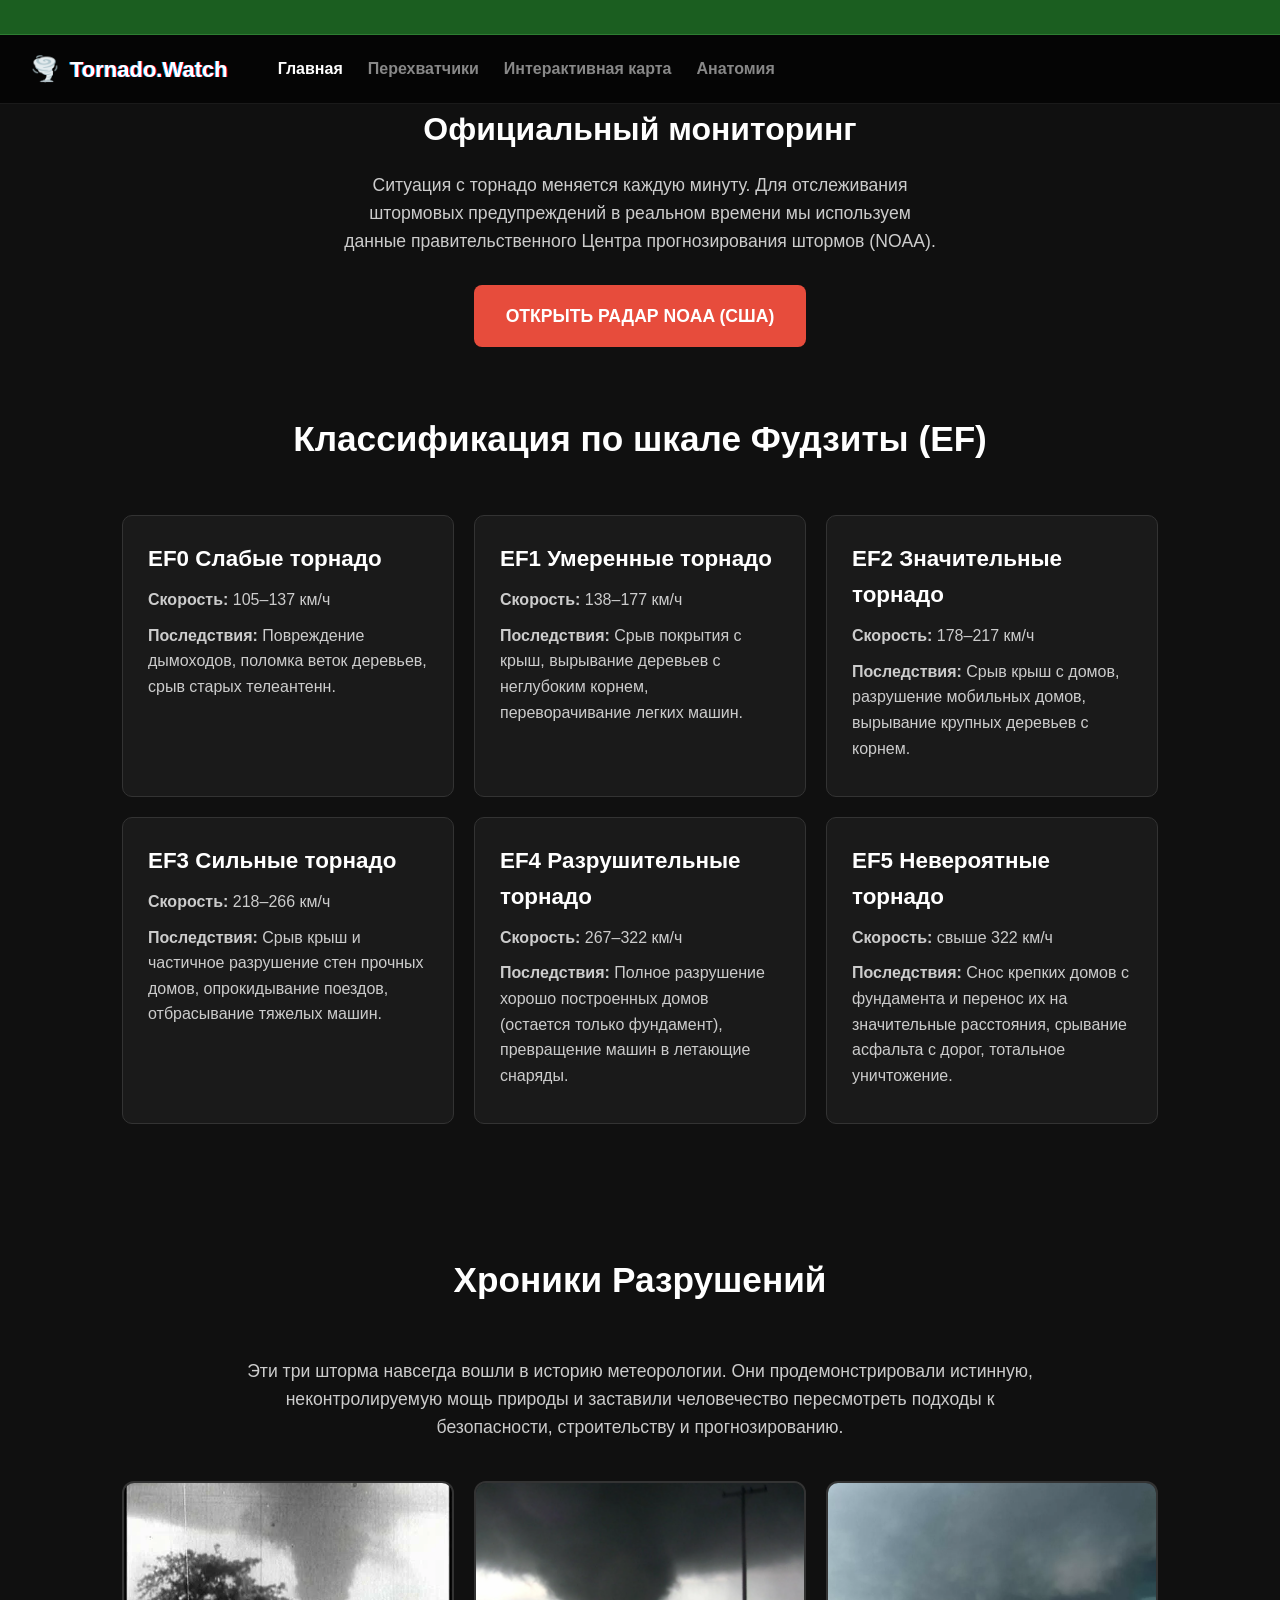
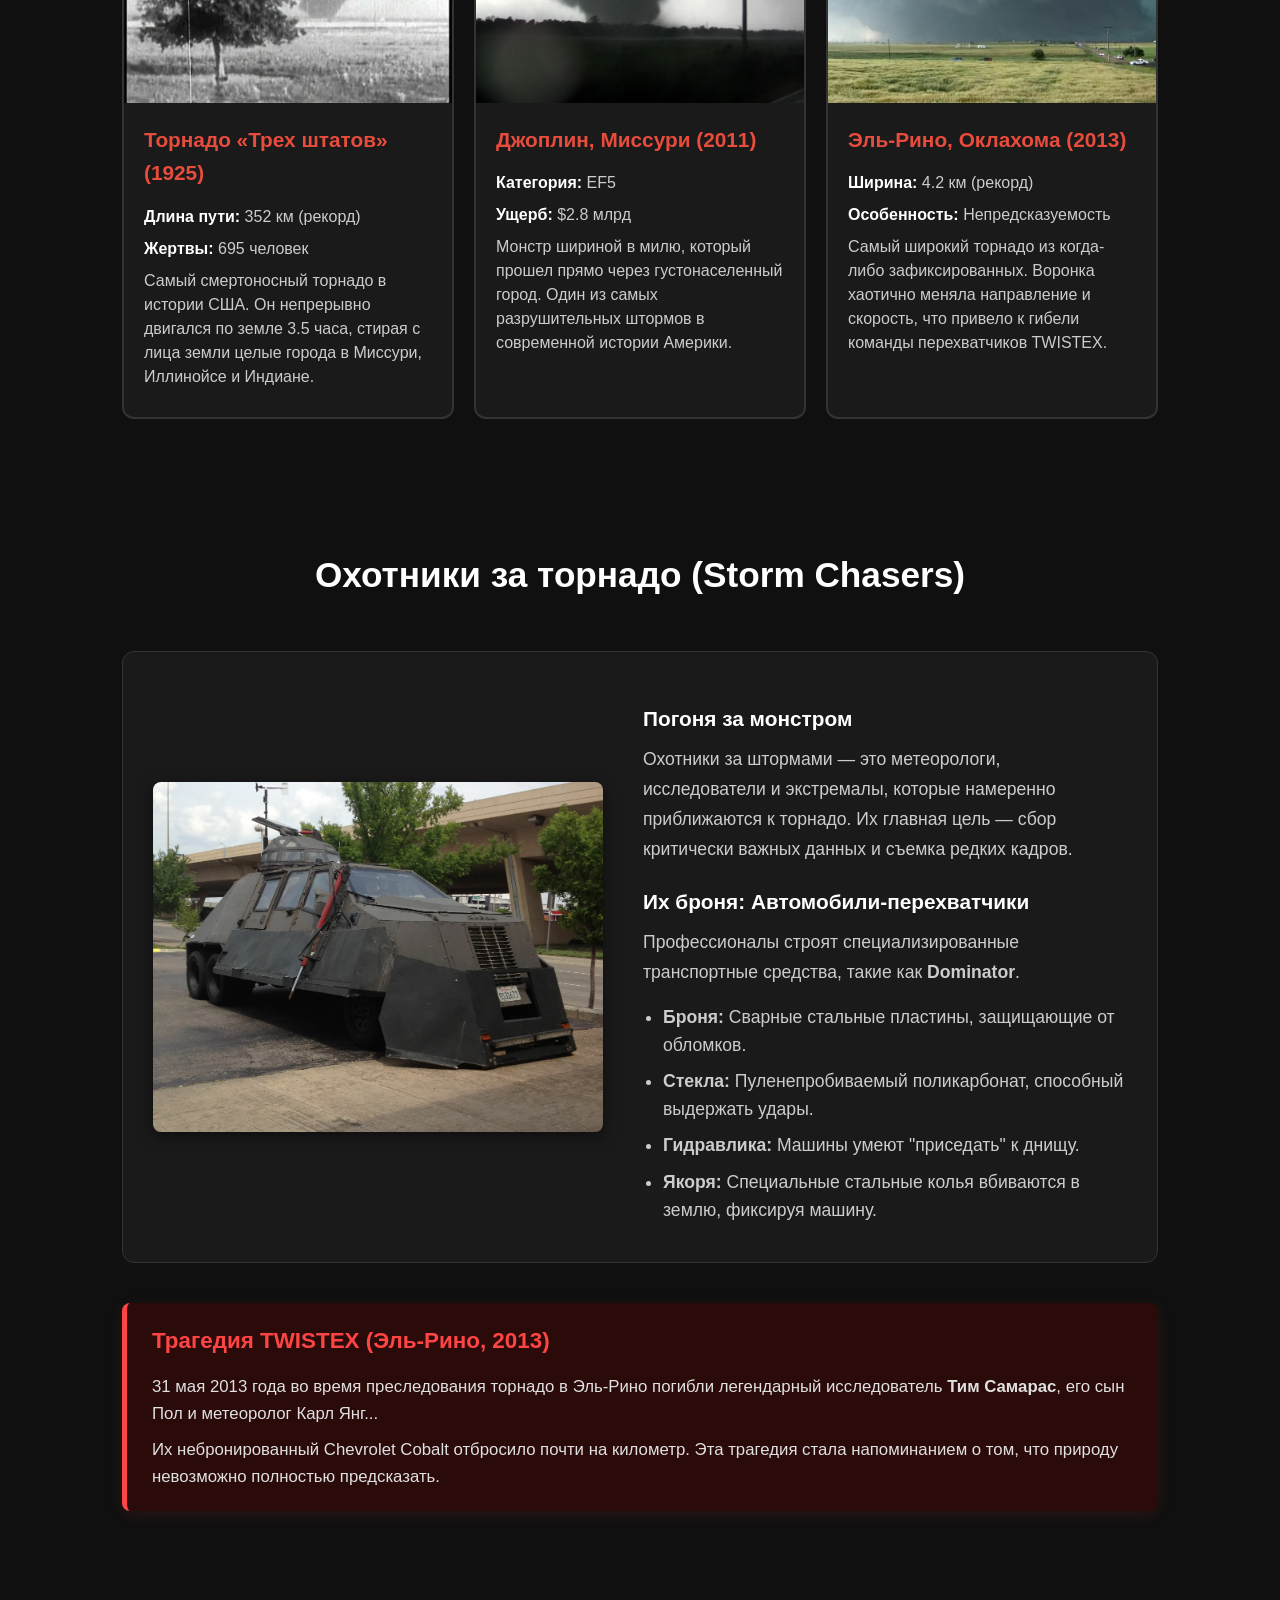
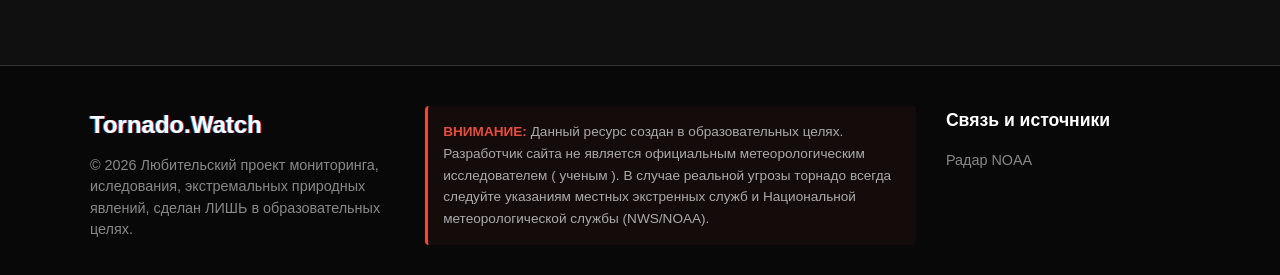
<file: index.html>
<!DOCTYPE html>
<html lang="ru">
<head>
    <meta charset="UTF-8">
    <meta name="viewport" content="width=device-width, initial-scale=1.0">
    <title>Tornado.Watch - Хроники Разрушений</title>   
    <link rel="stylesheet" href="css/style.css">
</head>
    </body> <div id="ticker-bar" class="ticker-wrapper status-safe">
    <div id="ticker-content" class="ticker-text">
        Загрузка метеоданных...
    </div>
</div>

<script src="js/script.js"></script>
</html> 

   <header class="top-navbar">
    <a href="index.html" class="logo-container">
        <span class="logo-icon">🌪️</span>
        <span class="logo-text">Tornado.Watch</span>
    </a>
    
    <div class="hamburger" id="hamburger-menu">
        <span class="bar"></span>
        <span class="bar"></span>
        <span class="bar"></span>
    </div>

    <nav class="nav-links" id="nav-menu">
        <a href="index.html" class="nav-link active">Главная</a>
        <a href="vehicles.html" class="nav-link">Перехватчики</a>
        <a href="map.html" class="nav-link">Интерактивная карта</a>
        <a href="anatomy.html" class="nav-link">Анатомия</a>
    </nav>
</header>
<section class="live-monitor" style="text-align: center;">
    <div class="container">
        <h2 style="color: #fff; margin-bottom: 15px; font-size: 2rem;">Официальный мониторинг</h2>
        <p style="color: #ccc; max-width: 600px; margin: 0 auto 30px auto; font-size: 1.1rem;">
            Ситуация с торнадо меняется каждую минуту. Для отслеживания штормовых предупреждений в реальном времени мы используем данные правительственного Центра прогнозирования штормов (NOAA).
        </p>
        
       <div class="monitor-controls" style="text-align: center;">
    <a href="https://www.spc.noaa.gov/" target="_blank" class="red-action-btn">
        Открыть радар NOAA (США)
    </a>
</div>
    </div>
</section>

    <main>
        <section class="section">
            <h2 class="section-title">Классификация по шкале Фудзиты (EF)</h2>
            <div class="ef-container">
               <div class="cards-grid">
    
    <div class="info-card">
        <h3>EF0 Слабые торнадо</h3>
        <p><strong>Скорость:</strong> 105–137 км/ч</p>
        <p><strong>Последствия:</strong> Повреждение дымоходов, поломка веток деревьев, срыв старых телеантенн.</p>
    </div>

    <div class="info-card">
        <h3>EF1 Умеренные торнадо</h3>
        <p><strong>Скорость:</strong> 138–177 км/ч</p>
        <p><strong>Последствия:</strong> Срыв покрытия с крыш, вырывание деревьев с неглубоким корнем, переворачивание легких машин.</p>
    </div>

    <div class="info-card">
        <h3>EF2 Значительные торнадо</h3>
        <p><strong>Скорость:</strong> 178–217 км/ч</p>
        <p><strong>Последствия:</strong> Срыв крыш с домов, разрушение мобильных домов, вырывание крупных деревьев с корнем.</p>
    </div>

    <div class="info-card">
        <h3>EF3 Сильные торнадо</h3>
        <p><strong>Скорость:</strong> 218–266 км/ч</p>
        <p><strong>Последствия:</strong> Срыв крыш и частичное разрушение стен прочных домов, опрокидывание поездов, отбрасывание тяжелых машин.</p>
    </div>

    <div class="info-card">
        <h3>EF4 Разрушительные торнадо</h3>
        <p><strong>Скорость:</strong> 267–322 км/ч</p>
        <p><strong>Последствия:</strong> Полное разрушение хорошо построенных домов (остается только фундамент), превращение машин в летающие снаряды.</p>
    </div>

 <div class="info-card">
        <h3>EF5 Невероятные торнадо</h3>
        <p><strong>Скорость:</strong> свыше 322 км/ч</p>
        <p><strong>Последствия:</strong> Снос крепких домов с фундамента и перенос их на значительные расстояния, срывание асфальта с дорог, тотальное уничтожение.</p>
    </div>
</div>
            </div>
        </section>

        <section class="section">
    <h2 class="section-title">Хроники Разрушений</h2>
    
    <p style="text-align: center; color: #ccc; margin-bottom: 40px; font-size: 1.1rem; max-width: 800px; margin-left: auto; margin-right: auto;">
        Эти три шторма навсегда вошли в историю метеорологии. Они продемонстрировали истинную, неконтролируемую мощь природы и заставили человечество пересмотреть подходы к безопасности, строительству и прогнозированию.
    </p>

    <div class="cards-grid">
        
        <div class="tornado-card">
            <img src="image/tornado1.png" alt="Торнадо Трех Штатов">
            <div class="tornado-info">
                <h3>Торнадо «Трех штатов» (1925)</h3>
                <p><strong>Длина пути:</strong> 352 км (рекорд)</p>
                <p><strong>Жертвы:</strong> 695 человек</p>
                <p>Самый смертоносный торнадо в истории США. Он непрерывно двигался по земле 3.5 часа, стирая с лица земли целые города в Миссури, Иллинойсе и Индиане.</p>
            </div>
        </div>

        <div class="tornado-card">
            <img src="image/tornado2.png" alt="Джоплин">
            <div class="tornado-info">
                <h3>Джоплин, Миссури (2011)</h3>
                <p><strong>Категория:</strong> EF5</p>
                <p><strong>Ущерб:</strong> $2.8 млрд</p>
                <p>Монстр шириной в милю, который прошел прямо через густонаселенный город. Один из самых разрушительных штормов в современной истории Америки.</p>
            </div>
        </div>

        <div class="tornado-card">
            <img src="image/tornado3.png" alt="Эль-Рино">
            <div class="tornado-info">
                <h3>Эль-Рино, Оклахома (2013)</h3>
                <p><strong>Ширина:</strong> 4.2 км (рекорд)</p>
                <p><strong>Особенность:</strong> Непредсказуемость</p>
                <p>Самый широкий торнадо из когда-либо зафиксированных. Воронка хаотично меняла направление и скорость, что привело к гибели команды перехватчиков TWISTEX.</p>
            </div>
        </div>

    </div>
</section>

        <section class="section">
    <h2 class="section-title">Охотники за торнадо (Storm Chasers)</h2>
    
    <div class="feature-section">
        
        <div class="feature-image">
            <img src="image/interceptor.png" alt="Автомобиль перехватчик">
        </div>

        <div class="feature-text">
            <h3>Погоня за монстром</h3>
            <p>Охотники за штормами — это метеорологи, исследователи и экстремалы, которые намеренно приближаются к торнадо. Их главная цель — сбор критически важных данных и съемка редких кадров.</p>
            
            <h3>Их броня: Автомобили-перехватчики</h3>
            <p>Профессионалы строят специализированные транспортные средства, такие как <strong>Dominator</strong>.</p>
            <ul>
                <li><strong>Броня:</strong> Сварные стальные пластины, защищающие от обломков.</li>
                <li><strong>Стекла:</strong> Пуленепробиваемый поликарбонат, способный выдержать удары.</li>
                <li><strong>Гидравлика:</strong> Машины умеют "приседать" к днищу.</li>
                <li><strong>Якоря:</strong> Специальные стальные колья вбиваются в землю, фиксируя машину.</li>
            </ul>
        </div>
        
    </div>

    <div class="tragedy-memo">
        <h4>Трагедия TWISTEX (Эль-Рино, 2013)</h4>
        <p>31 мая 2013 года во время преследования торнадо в Эль-Рино погибли легендарный исследователь <strong>Тим Самарас</strong>, его сын Пол и метеоролог Карл Янг...</p>
        <p>Их небронированный Chevrolet Cobalt отбросило почти на километр. Эта трагедия стала напоминанием о том, что природу невозможно полностью предсказать.</p>
    </div>
</section>
    </main>

    <footer class="main-footer">
    <div class="footer-container">
        
        <div class="footer-brand">
            <span class="footer-logo-text">Tornado.Watch</span>
            <p class="copyright">© 2026 Любительский проект мониторинга, иследования, экстремальных природных явлений, сделан ЛИШЬ в образовательных целях.</p>
        </div>

        <div class="footer-disclaimer">
            <p><strong> ВНИМАНИЕ:</strong> Данный ресурс создан в образовательных целях. Разработчик сайта не является официальным метеорологическим исследователем ( ученым ). В случае реальной угрозы торнадо всегда следуйте указаниям местных экстренных служб и Национальной метеорологической службы (NWS/NOAA).</p>
        </div>

        <div class="footer-links">
            <h4>Связь и источники</h4>
            <ul>
                <li><a href="https://www.spc.noaa.gov/" target="_blank">Радар NOAA</a></li>
            </ul>
        </div>
        
    </div>
</footer>

    <script>
        function toggleEF(header) {
            const card = header.parentElement;
            const container = document.querySelector('.ef-container');
            const allCards = container.querySelectorAll('.ef-card');
            const isActive = card.classList.contains('active');

            allCards.forEach(c => c.classList.remove('active'));

            if (!isActive) {
                card.classList.add('active');
            }
        }
    </script>
</body>
</html>
</file>
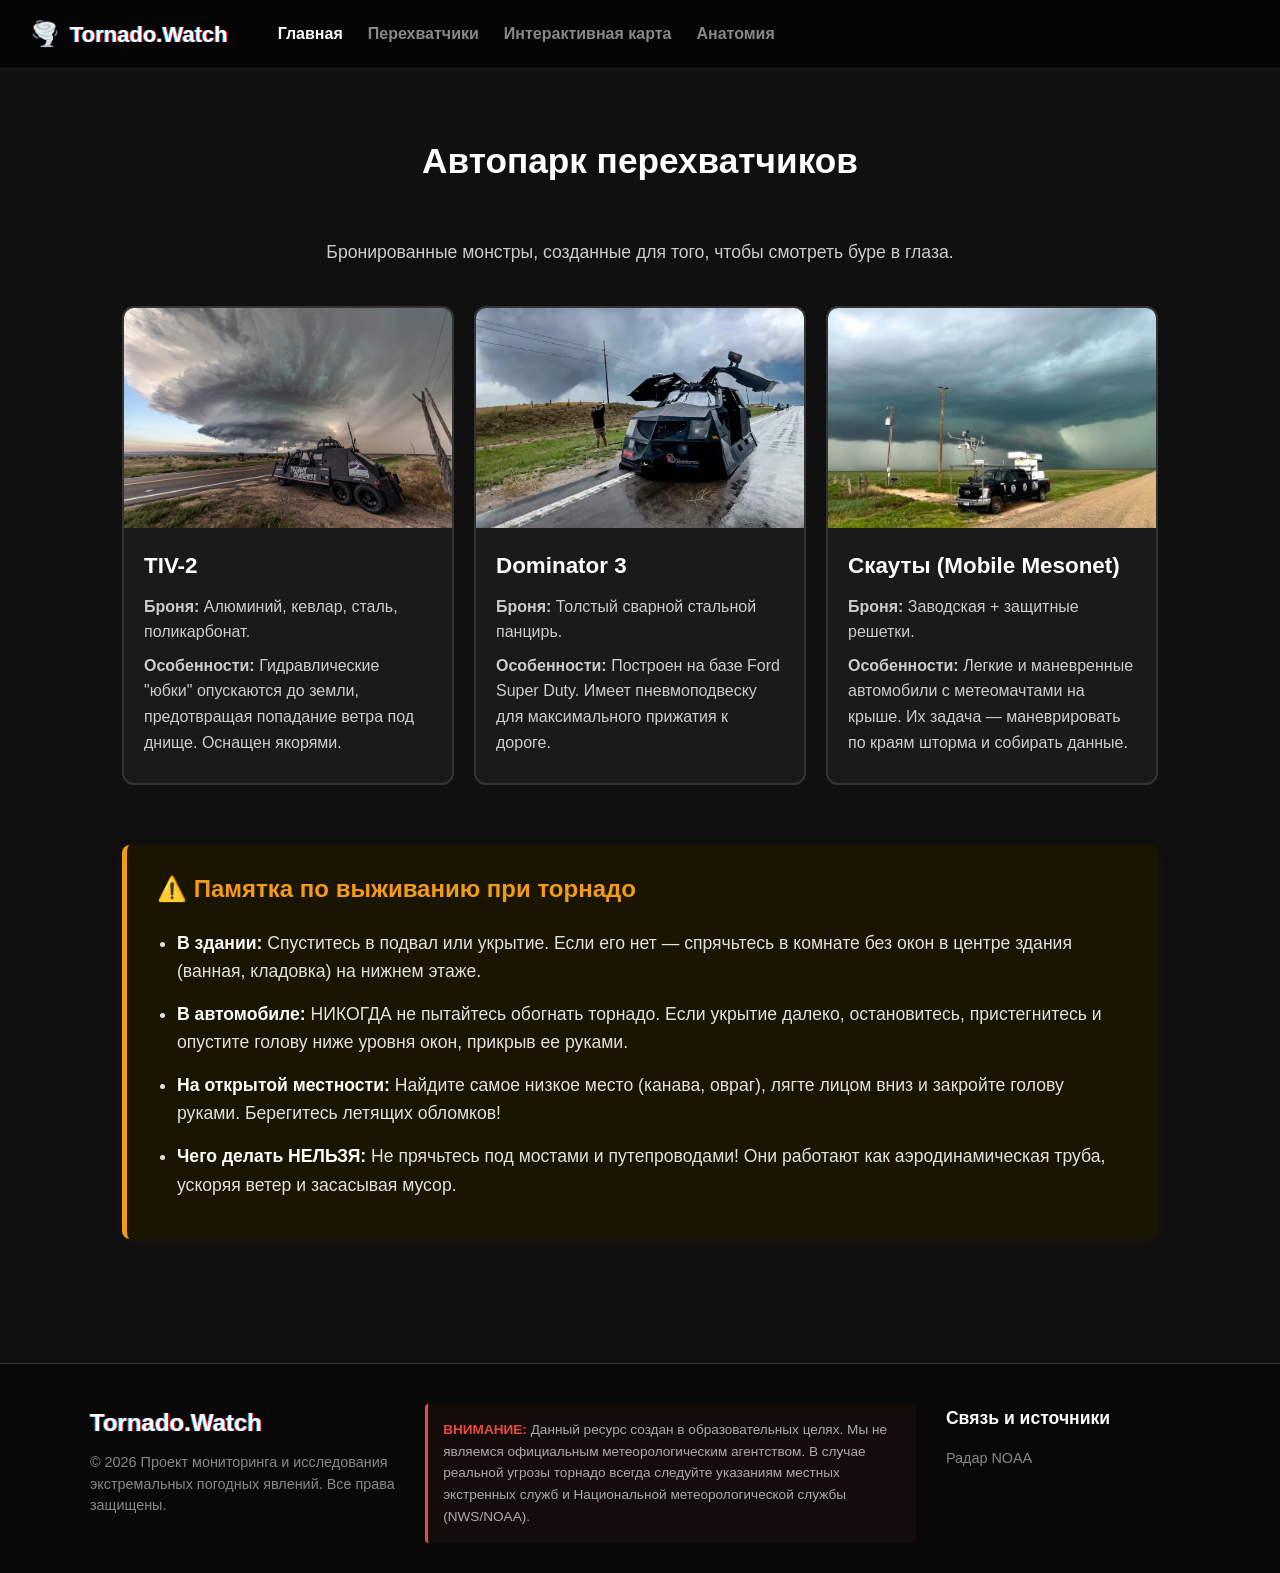
<file: vehicles.html>
<!DOCTYPE html>
<html lang="ru">
<head>
    <meta charset="UTF-8">
    <meta name="viewport" content="width=device-width, initial-scale=1.0">
    <title>Автопарк - Tornado.Watch</title>
    <link rel="stylesheet" href="css/style.css">
</head>
<body>

   <header class="top-navbar">
    <a href="index.html" class="logo-container">
        <span class="logo-icon">🌪️</span>
        <span class="logo-text">Tornado.Watch</span>
    </a>
    
    <div class="hamburger" id="hamburger-menu">
        <span class="bar"></span>
        <span class="bar"></span>
        <span class="bar"></span>
    </div>

    <nav class="nav-links" id="nav-menu">
        <a href="index.html" class="nav-link active">Главная</a>
        <a href="vehicles.html" class="nav-link">Перехватчики</a>
        <a href="map.html" class="nav-link">Интерактивная карта</a>
        <a href="anatomy.html" class="nav-link">Анатомия</a>
    </nav>
</header>

    <section class="section">
        <h2 class="section-title">Автопарк перехватчиков</h2>
        <p style="text-align: center; color: #ccc; margin-bottom: 40px; font-size: 1.1rem;">Бронированные монстры, созданные для того, чтобы смотреть буре в глаза.</p>

        <div class="cards-grid">
            
            <div class="vehicle-card">
                <img src="image/tiv2.png" alt="TIV-2">
                <div class="vehicle-info">
                    <h3>TIV-2</h3>
                    <p><strong>Броня:</strong> Алюминий, кевлар, сталь, поликарбонат.</p>
                    <p><strong>Особенности:</strong> Гидравлические "юбки" опускаются до земли, предотвращая попадание ветра под днище. Оснащен якорями.</p>
                </div>
            </div>

            <div class="vehicle-card">
                <img src="image/dominator3.png" alt="Dominator 3">
                <div class="vehicle-info">
                    <h3>Dominator 3</h3>
                    <p><strong>Броня:</strong> Толстый сварной стальной панцирь.</p>
                    <p><strong>Особенности:</strong> Построен на базе Ford Super Duty. Имеет пневмоподвеску для максимального прижатия к дороге.</p>
                </div>
            </div>

            <div class="vehicle-card">
                <img src="image/mobile mesonet weather scout vehicle.png" alt="mobilemesonet">
                <div class="vehicle-info">
                    <h3>Скауты (Mobile Mesonet)</h3>
                    <p><strong>Броня:</strong> Заводская + защитные решетки.</p>
                    <p><strong>Особенности:</strong> Легкие и маневренные автомобили с метеомачтами на крыше. Их задача — маневрировать по краям шторма и собирать данные.</p>
                </div>
            </div>

        </div>

        <div class="survival-memo">
            <h4>⚠️ Памятка по выживанию при торнадо</h4>
            <ul class="survival-list">
                <li><strong>В здании:</strong> Спуститесь в подвал или укрытие. Если его нет — спрячьтесь в комнате без окон в центре здания (ванная, кладовка) на нижнем этаже.</li>
                <li><strong>В автомобиле:</strong> НИКОГДА не пытайтесь обогнать торнадо. Если укрытие далеко, остановитесь, пристегнитесь и опустите голову ниже уровня окон, прикрыв ее руками.</li>
                <li><strong>На открытой местности:</strong> Найдите самое низкое место (канава, овраг), лягте лицом вниз и закройте голову руками. Берегитесь летящих обломков!</li>
                <li><strong>Чего делать НЕЛЬЗЯ:</strong> Не прячьтесь под мостами и путепроводами! Они работают как аэродинамическая труба, ускоряя ветер и засасывая мусор.</li>
            </ul>
        </div>
    </section>
    <footer class="main-footer">
    <div class="footer-container">
        
        <div class="footer-brand">
            <span class="footer-logo-text">Tornado.Watch</span>
            <p class="copyright">© 2026 Проект мониторинга и исследования экстремальных погодных явлений. Все права защищены.</p>
        </div>

        <div class="footer-disclaimer">
            <p><strong> ВНИМАНИЕ:</strong> Данный ресурс создан в образовательных целях. Мы не являемся официальным метеорологическим агентством. В случае реальной угрозы торнадо всегда следуйте указаниям местных экстренных служб и Национальной метеорологической службы (NWS/NOAA).</p>
        </div>

        <div class="footer-links">
            <h4>Связь и источники</h4>
            <ul>
                <li><a href="https://www.spc.noaa.gov/" target="_blank">Радар NOAA</a></li>
            </ul>
        </div>
        
    </div>
</footer> 

<script src="js/script.js"></script>

</body>
</html>
</file>
<file: css/style.css>
/* =========================================
   1. БАЗОВЫЕ НАСТРОЙКИ И ЦВЕТА
   ========================================= */
:root {
    --bg-color: #101010;
    --primary-bg: #1a1a1a;
    --text-color: #e0e0e0;
    --accent-color: #e74c3c;
    --secondary-accent: #c0392b;
    --card-border: #333;
    --nav-bg: #050505;
    --hero-overlay: rgba(0, 0, 0, 0.7);
}

* {
    margin: 0;
    padding: 0;
    box-sizing: border-box;
    font-family: 'Segoe UI', Tahoma, Geneva, Verdana, sans-serif;
}

body {
    background-color: var(--bg-color);
    color: var(--text-color);
    line-height: 1.6;
}

img {
    max-width: 100%;
    height: auto;
    display: block;
}

/* =========================================
   2. ВЕРХНЯЯ ПАНЕЛЬ (НАВИГАЦИЯ)
   ========================================= */
.top-navbar {
    display: flex;
    align-items: center;
    background-color: var(--nav-bg);
    padding: 15px 30px;
    border-bottom: 1px solid #1a1a1a;
    position: sticky;
    top: 0;
    z-index: 100;
}

.logo-container {
    display: flex;
    align-items: center;
    gap: 10px;
    margin-right: 50px;
    text-decoration: none;
}

.logo-icon {
    font-size: 24px;
}

.logo-text {
    font-size: 22px;
    font-weight: bold;
    color: #ffffff;
    text-shadow: -1px 0px 0px #00a8ff, 1px 0px 0px #ff0000; /* Глитч-эффект */
}

.nav-links {
    display: flex;
    gap: 25px;
}

.nav-link {
    color: #888888;
    text-decoration: none;
    font-size: 16px;
    font-weight: bold;
    transition: color 0.2s ease;
}

.nav-link:hover, .nav-link.active {
    color: #ffffff;
}

/* =========================================
   3. ГЛАВНЫЙ ЭКРАН (HERO) И БАЗОВЫЕ СЕКЦИИ
   ========================================= */
.hero {
    height: 50vh;
    background: linear-gradient(var(--hero-overlay), var(--hero-overlay)), url('https://placehold.co/1920x1080/050505/ffffff?text=Tornado+Force') center/cover;
    display: flex;
    flex-direction: column;
    justify-content: center;
    align-items: center;
    color: white;
    text-align: center;
    padding: 0 20px;
}

.hero h2 { font-size: 3rem; margin-bottom: 0.5rem; color: white;}
.hero p { font-size: 1.1rem; max-width: 600px; margin-bottom: 1.5rem; color: #ccc;}

.btn-check-tornadoes {
    display: inline-block;
    background-color: var(--accent-color);
    color: white;
    padding: 0.8rem 1.8rem;
    font-size: 1rem;
    text-decoration: none;
    border-radius: 5px;
    font-weight: bold;
    transition: background-color 0.3s;
}

.btn-check-tornadoes:hover { background-color: var(--secondary-accent); }

.section {
    padding: 4rem 2rem;
    max-width: 1100px;
    margin: 0 auto;
}

.section-title {
    text-align: center;
    margin-bottom: 3rem;
    font-size: 2.2rem;
    color: #fff;
}

/* =========================================
   4. СЕТКА КАРТОЧЕК (ШКАЛА ФУДЗИТЫ)
   ========================================= */
.cards-grid {
    display: grid;
    grid-template-columns: repeat(auto-fit, minmax(300px, 1fr));
    gap: 20px;
    margin-top: 20px;
}

.info-card {
    background-color: var(--primary-bg);
    border: 1px solid var(--card-border);
    border-radius: 10px;
    padding: 25px;
    transition: transform 0.3s ease, box-shadow 0.3s ease;
}

.info-card:hover {
    transform: translateY(-5px);
    box-shadow: 0 10px 20px rgba(0, 0, 0, 0.7);
    border-color: var(--accent-color);
}

.info-card h3 { color: #fff; margin-bottom: 10px; font-size: 1.4rem; }
.info-card p { color: #ccc; font-size: 1rem; margin-bottom: 10px;}

/* =========================================
   5. СЕКЦИЯ КОНТЕНТА С КАРТИНКОЙ (ДОМИНАТОР)
   ========================================= */
.feature-section {
    display: flex;
    flex-wrap: wrap;
    gap: 40px;
    align-items: center;
    background-color: var(--primary-bg);
    padding: 30px;
    border-radius: 12px;
    border: 1px solid var(--card-border);
    margin: 40px 0;
}

.feature-image {
    width: 100%;
    max-width: 450px; /* Жесткое ограничение ширины картинки */
    flex-shrink: 0;
}

.feature-image img {
    width: 100%;
    max-height: 350px; /* Жесткое ограничение высоты картинки */
    object-fit: cover;
    border-radius: 8px;
    box-shadow: 0 4px 15px rgba(0,0,0,0.5);
}

.feature-text {
    flex: 1;
    min-width: 300px;
}

.feature-text h2 { color: var(--accent-color); margin-bottom: 15px; font-size: 1.8rem; }
.feature-text h3 { color: #fff; margin-top: 20px; margin-bottom: 10px; font-size: 1.3rem; }
.feature-text p { color: #ccc; font-size: 1.1rem; line-height: 1.7; margin-bottom: 15px; }
.feature-text ul { color: #ccc; margin-left: 20px; font-size: 1.1rem; line-height: 1.6; }
.feature-text li { margin-bottom: 8px; }

/* =========================================
   6. КРАСНЫЙ БЛОК ПАМЯТИ (ЭЛЬ-РЕНО)
   ========================================= */
.tragedy-memo {
    background-color: #2b0a0a;
    border-left: 5px solid #ff4444;
    padding: 20px 25px;
    margin: 30px 0;
    border-radius: 8px;
    box-shadow: 0 4px 15px rgba(255, 68, 68, 0.1);
}

.tragedy-memo h4 {
    margin: 0 0 15px 0;
    color: #ff4444;
    font-size: 1.4rem;
}

.tragedy-memo p {
    color: #e0e0e0;
    margin: 0 0 10px 0;
    font-size: 1.05rem;
    line-height: 1.6;
}
.tragedy-memo p:last-child { margin-bottom: 0; }
/* =========================================
   УНИВЕРСАЛЬНАЯ КРАСНАЯ КНОПКА
   ========================================= */
.red-action-btn {
    display: inline-block;
    background-color: var(--accent-color); /* Наш фирменный красный */
    color: #ffffff !important; /* !important убивает синий цвет браузера */
    padding: 15px 30px;
    font-size: 1.1rem;
    font-weight: bold;
    text-transform: uppercase;
    text-decoration: none !important; /* Убираем подчеркивание */
    border-radius: 8px;
    transition: all 0.3s ease;
    border: 2px solid transparent;
}

/* Эффект при наведении (hover) */
.red-action-btn:hover {
    background-color: var(--secondary-accent); /* Цвет становится темнее */
    box-shadow: 0 0 20px rgba(231, 76, 60, 0.6); /* Добавляем крутое красное свечение */
    transform: translateY(-2px); /* Кнопка слегка приподнимается */ 
}


/* =========================================
   8. СТРАНИЦА АВТОПАРКА И ПАМЯТКА
   ========================================= */

/* Карточка машины */
.vehicle-card {
    background-color: var(--primary-bg);
    border: 2px solid var(--card-border);
    border-radius: 12px;
    overflow: hidden; /* Чтобы картинка не вылезала за скругленные углы */
    transition: all 0.3s ease;
    display: flex;
    flex-direction: column;
}

/* Фотка машины внутри карточки */
.vehicle-card img {
    width: 100%;
    height: 220px;
    object-fit: cover; /* Идеально обрезает фото под один размер */
    margin: 0;
    border-radius: 0;
    box-shadow: none; /* Убираем стандартную тень картинок */
}

/* Текст под фоткой */
.vehicle-info {
    padding: 20px;
}

.vehicle-info h3 {
    color: #fff;
    margin-bottom: 10px;
    font-size: 1.4rem;
}

.vehicle-info p {
    color: #ccc;
    font-size: 1rem;
    margin-bottom: 8px;
}

/* ТОТ САМЫЙ КРАСНЫЙ СВЕТЯЩИЙСЯ ЭФФЕКТ */
.vehicle-card:hover {
    transform: translateY(-5px);
    border-color: var(--accent-color);
    /* Внешнее красное свечение + легкое внутреннее свечение */
    box-shadow: 0 0 25px rgba(231, 76, 60, 0.5), inset 0 0 10px rgba(231, 76, 60, 0.2);
}

/* ПАМЯТКА ПО ВЫЖИВАНИЮ (Знак опасности) */
.survival-memo {
    background-color: #1a1500; /* Темно-желтый/предупреждающий фон */
    border-left: 5px solid #f39c12; /* Оранжевая полоса */
    padding: 25px 30px;
    margin-top: 60px;
    border-radius: 8px;
    box-shadow: 0 4px 15px rgba(243, 156, 18, 0.05);
}

.survival-memo h4 {
    margin: 0 0 20px 0;
    color: #f39c12;
    font-size: 1.5rem;
}

.survival-list {
    color: #e0e0e0;
    font-size: 1.1rem;
    line-height: 1.6;
    margin-left: 20px;
}

.survival-list li {
    margin-bottom: 15px;
}

.survival-list li strong {
    color: #fff;
}
/* =========================================
   9. КАРТОЧКИ ИСТОРИЧЕСКИХ ТОРНАДО
   ========================================= */
.tornado-card {
    background-color: var(--primary-bg);
    border: 2px solid var(--card-border);
    border-radius: 12px;
    overflow: hidden; 
    transition: all 0.3s ease;
    display: flex;
    flex-direction: column;
}

.tornado-card img {
    width: 100%;
    height: 220px;
    object-fit: cover; /* Картинки будут идеально ровными */
    border-radius: 0;
    margin: 0;
}

.tornado-info {
    padding: 20px;
}

.tornado-info h3 {
    color: var(--accent-color); /* Сделаем заголовки красными для мрачности */
    margin-bottom: 15px;
    font-size: 1.3rem;
}

.tornado-info p {
    color: #ccc;
    font-size: 1rem;
    margin-bottom: 8px;
    line-height: 1.5;
}

.tornado-info strong {
    color: #fff;
}

/* КРАСНОЕ СВЕЧЕНИЕ ПРИ НАВЕДЕНИИ (как у машин) */
.tornado-card:hover {
    transform: translateY(-5px);
    border-color: var(--accent-color);
    box-shadow: 0 0 25px rgba(231, 76, 60, 0.5), inset 0 0 10px rgba(231, 76, 60, 0.2);
}
/* =========================================
   10. СТИЛИ ДЛЯ ИНТЕРАКТИВНОЙ КАРТЫ
   ========================================= */

/* Перебиваем стандартные белые окна Leaflet */
.leaflet-popup-content-wrapper {
    background-color: var(--primary-bg) !important;
    border: 1px solid var(--accent-color);
    border-radius: 8px !important;
    padding: 0 !important;
}

.leaflet-popup-tip {
    background-color: var(--accent-color) !important;
}

/* Наш кастомный контент внутри окна */
.custom-popup {
    width: 250px;
    padding: 10px;
}

.custom-popup img {
    width: 100%;
    height: 140px;
    object-fit: cover;
    border-radius: 4px;
    margin-bottom: 10px;
}

.custom-popup h4 {
    color: var(--accent-color);
    margin: 0 0 5px 0;
    font-size: 1.1rem;
    font-family: sans-serif;
}

.custom-popup p {
    color: #e0e0e0;
    margin: 0;
    font-size: 0.95rem;
    font-family: sans-serif;
    line-height: 1.4;
}
/* =========================================
   11. АНАТОМИЯ ТОРНАДО (С ЧАСТИЦАМИ И СТЕКЛОМ)
   ========================================= */

/* Секция на весь экран */
.anatomy-section {
    position: relative;
    min-height: 80vh;
    overflow: hidden; /* Чтобы частицы не вылетали за пределы */
    background: radial-gradient(circle at center, #1a1a1a 0%, #050505 100%);
    padding-bottom: 50px;
}

/* Контейнер частиц должен быть на заднем плане */
#tsparticles {
    position: absolute;
    top: 0;
    left: 0;
    width: 100%;
    height: 100%;
    z-index: 1;
}

/* Контейнер самой картинки */
.anatomy-diagram {
    position: relative;
    max-width: 800px;
    margin: 0 auto;
    display: inline-block;
}

.diagram-img {
    width: 100%;
    height: auto;
    border-radius: 12px;
    box-shadow: 0 10px 30px rgba(0,0,0,0.8);
}

/* =========================================
   ИНТЕРАКТИВНЫЕ МАРКЕРЫ (ХОТСПОТЫ)
   ========================================= */
.hotspot {
    position: absolute;
    width: 24px;
    height: 24px;
    transform: translate(-50%, -50%); /* Центруем точку точно по координатам */
    cursor: pointer;
    z-index: 10;
}

/* Красная пульсирующая точка */
.hotspot-pulse {
    width: 100%;
    height: 100%;
    background-color: var(--accent-color);
    border-radius: 50%;
    box-shadow: 0 0 10px var(--accent-color);
    animation: anatomyPulse 1.5s infinite;
}

@keyframes anatomyPulse {
    0% { transform: scale(1); box-shadow: 0 0 0 0 rgba(231, 76, 60, 0.7); }
    70% { transform: scale(1.2); box-shadow: 0 0 0 15px rgba(231, 76, 60, 0); }
    100% { transform: scale(1); box-shadow: 0 0 0 0 rgba(231, 76, 60, 0); }
}

/* =========================================
   СТЕКЛЯННЫЕ ПАНЕЛИ (GLASSMORPHISM)
   ========================================= */
.glass-panel {
    position: absolute;
    top: -10px;
    left: 40px; /* Панель появляется справа от точки */
    width: 280px;
    background: rgba(20, 20, 20, 0.75); /* Полупрозрачный темный фон */
    backdrop-filter: blur(12px); /* Эффект матового стекла (размытие фона за панелью) */
    -webkit-backdrop-filter: blur(12px);
    border: 1px solid rgba(255, 255, 255, 0.1);
    border-left: 4px solid var(--accent-color);
    padding: 20px;
    border-radius: 8px;
    color: #fff;
    text-align: left;
    
    /* Анимация скрытия/появления */
    opacity: 0;
    visibility: hidden;
    transform: translateX(-20px);
    transition: all 0.3s ease;
    box-shadow: 0 15px 30px rgba(0,0,0,0.5);
    pointer-events: none; /* Чтобы мышка не цеплялась за скрытую панель */
}

/* При наведении на маркер - показываем панель */
.hotspot:hover .glass-panel {
    opacity: 1;
    visibility: visible;
    transform: translateX(0);
}

.glass-panel h4 {
    margin: 0 0 10px 0;
    color: var(--accent-color);
    font-size: 1.2rem;
}

.glass-panel p {
    margin: 0;
    font-size: 0.95rem;
    line-height: 1.5;
    color: #ddd;
}
/* =========================================
   12. ЖИВОЙ ТИКЕР (API NOAA)
   ========================================= */
.ticker-wrapper {
    width: 100%;
    height: 35px;
    overflow: hidden; /* Прячем текст, который выходит за границы */
    display: flex;
    align-items: center;
    font-size: 0.9rem;
    font-weight: bold;
    text-transform: uppercase;
    position: relative;
    z-index: 1000;
}

/* Цвет, когда всё спокойно */
.status-safe {
    background-color: #1b5e20; /* Темно-зеленый */
    color: #a5d6a7;
    border-bottom: 1px solid #2e7d32;
}

/* Цвет, когда есть угроза */
.status-danger {
    background-color: #b71c1c; /* Ярко-красный */
    color: #fff;
    border-bottom: 1px solid #f44336;
    box-shadow: 0 0 15px rgba(244, 67, 54, 0.4);
}

.ticker-text {
    white-space: nowrap;
    padding-left: 100%; /* Начальная позиция текста за экраном */
    animation: ticker-animation 25s linear infinite;
}

/* Анимация движения текста влево */
@keyframes ticker-animation {
    0% { transform: translate(0, 0); }
    100% { transform: translate(-100%, 0); }
}

/* Остановка анимации при наведении (чтобы удобно было читать) */
.ticker-wrapper:hover .ticker-text {
    animation-play-state: paused;
}
/* =========================================
   13. ЕДИНЫЙ ПОДВАЛ (FOOTER)
   ========================================= */
.main-footer {
    background-color: #080808; /* Почти черный, темнее основного фона */
    border-top: 1px solid var(--card-border);
    padding: 40px 20px 30px; /* Отступы сверху, по бокам и снизу */
    margin-top: 60px; /* Отталкиваем подвал от контента сайта */
    font-size: 0.9rem;
}

.footer-container {
    max-width: 1100px;
    margin: 0 auto;
    display: flex;
    justify-content: space-between;
    flex-wrap: wrap; /* Чтобы на мобилках блоки падали друг под друга */
    gap: 30px;
}

/* Левая часть */
.footer-brand {
    flex: 1;
    min-width: 250px;
}

.footer-logo-text {
    font-size: 1.5rem;
    font-weight: bold;
    color: #ffffff;
    text-shadow: -1px 0px 0px #00a8ff, 1px 0px 0px #ff0000;
    display: block;
    margin-bottom: 10px;
}

.copyright {
    color: #888;
    line-height: 1.5;
}

/* Центральная часть: Дисклеймер */
.footer-disclaimer {
    flex: 1.5; /* Даем дисклеймеру чуть больше места */
    min-width: 300px;
    background-color: rgba(231, 76, 60, 0.05); /* Легкая красная заливка */
    border-left: 3px solid var(--accent-color);
    padding: 15px;
    border-radius: 4px;
}

.footer-disclaimer p {
    color: #aaa;
    line-height: 1.6;
    margin: 0;
    font-size: 0.85rem;
}

.footer-disclaimer strong {
    color: var(--accent-color);
}

/* Правая часть: Ссылки */
.footer-links {
    flex: 0.8;
    min-width: 200px;
}

.footer-links h4 {
    color: #fff;
    margin-bottom: 15px;
    font-size: 1.1rem;
}

.footer-links ul {
    list-style: none;
    padding: 0;
    margin: 0;
}

.footer-links li {
    margin-bottom: 10px;
}

.footer-links a {
    color: #888;
    text-decoration: none;
    transition: color 0.3s ease;
}

.footer-links a:hover {
    color: var(--accent-color);
    text-decoration: underline;
}

/* =========================================
   14. АДАПТАЦИЯ ПОД МОБИЛЬНЫЕ (БУРГЕР-МЕНЮ)
   ========================================= */

/* Изначально прячем бургер на компьютерах */
.hamburger {
    display: none;
    cursor: pointer;
    flex-direction: column;
    gap: 5px;
}

/* Рисуем три полоски бургера */
.hamburger .bar {
    width: 25px;
    height: 3px;
    background-color: #fff;
    transition: all 0.3s ease;
    border-radius: 3px;
}

/* ВКЛЮЧАЕМ МОБИЛЬНЫЙ РЕЖИМ (Экраны меньше 768px) */
@media (max-width: 768px) {
    .top-navbar {
        justify-content: space-between; /* Расталкиваем логотип и бургер по краям */
    }

    .logo-container {
        margin-right: 0; /* Убираем отступ логотипа на мобилках */
    }

    .hamburger {
        display: flex; /* Показываем бургер */
    }

    /* Прячем меню и делаем его выезжающим */
.nav-links {
    position: absolute;
    top: 65px; 
    left: -100%; 
    flex-direction: column;
    background-color: var(--nav-bg);
    width: 100%;
    text-align: center;
    transition: 0.3s; 
    padding: 20px 0;
    box-shadow: 0 10px 20px rgba(0,0,0,0.5);
    z-index: 9999; /* <-- ВОТ ЭТУ СТРОЧКУ ДОБАВЬ ОБЯЗАТЕЛЬНО */
}
    
    .nav-links.active {
        left: 0; 
    }

    .nav-link {
        margin: 15px 0;
        display: block;
        font-size: 1.2rem; 
    }

    
    .hamburger.active .bar:nth-child(1) {
        transform: translateY(8px) rotate(45deg);
    }
    .hamburger.active .bar:nth-child(2) {
        opacity: 0; 
    }
    .hamburger.active .bar:nth-child(3) {
        transform: translateY(-8px) rotate(-45deg);
    }
}
</file>
